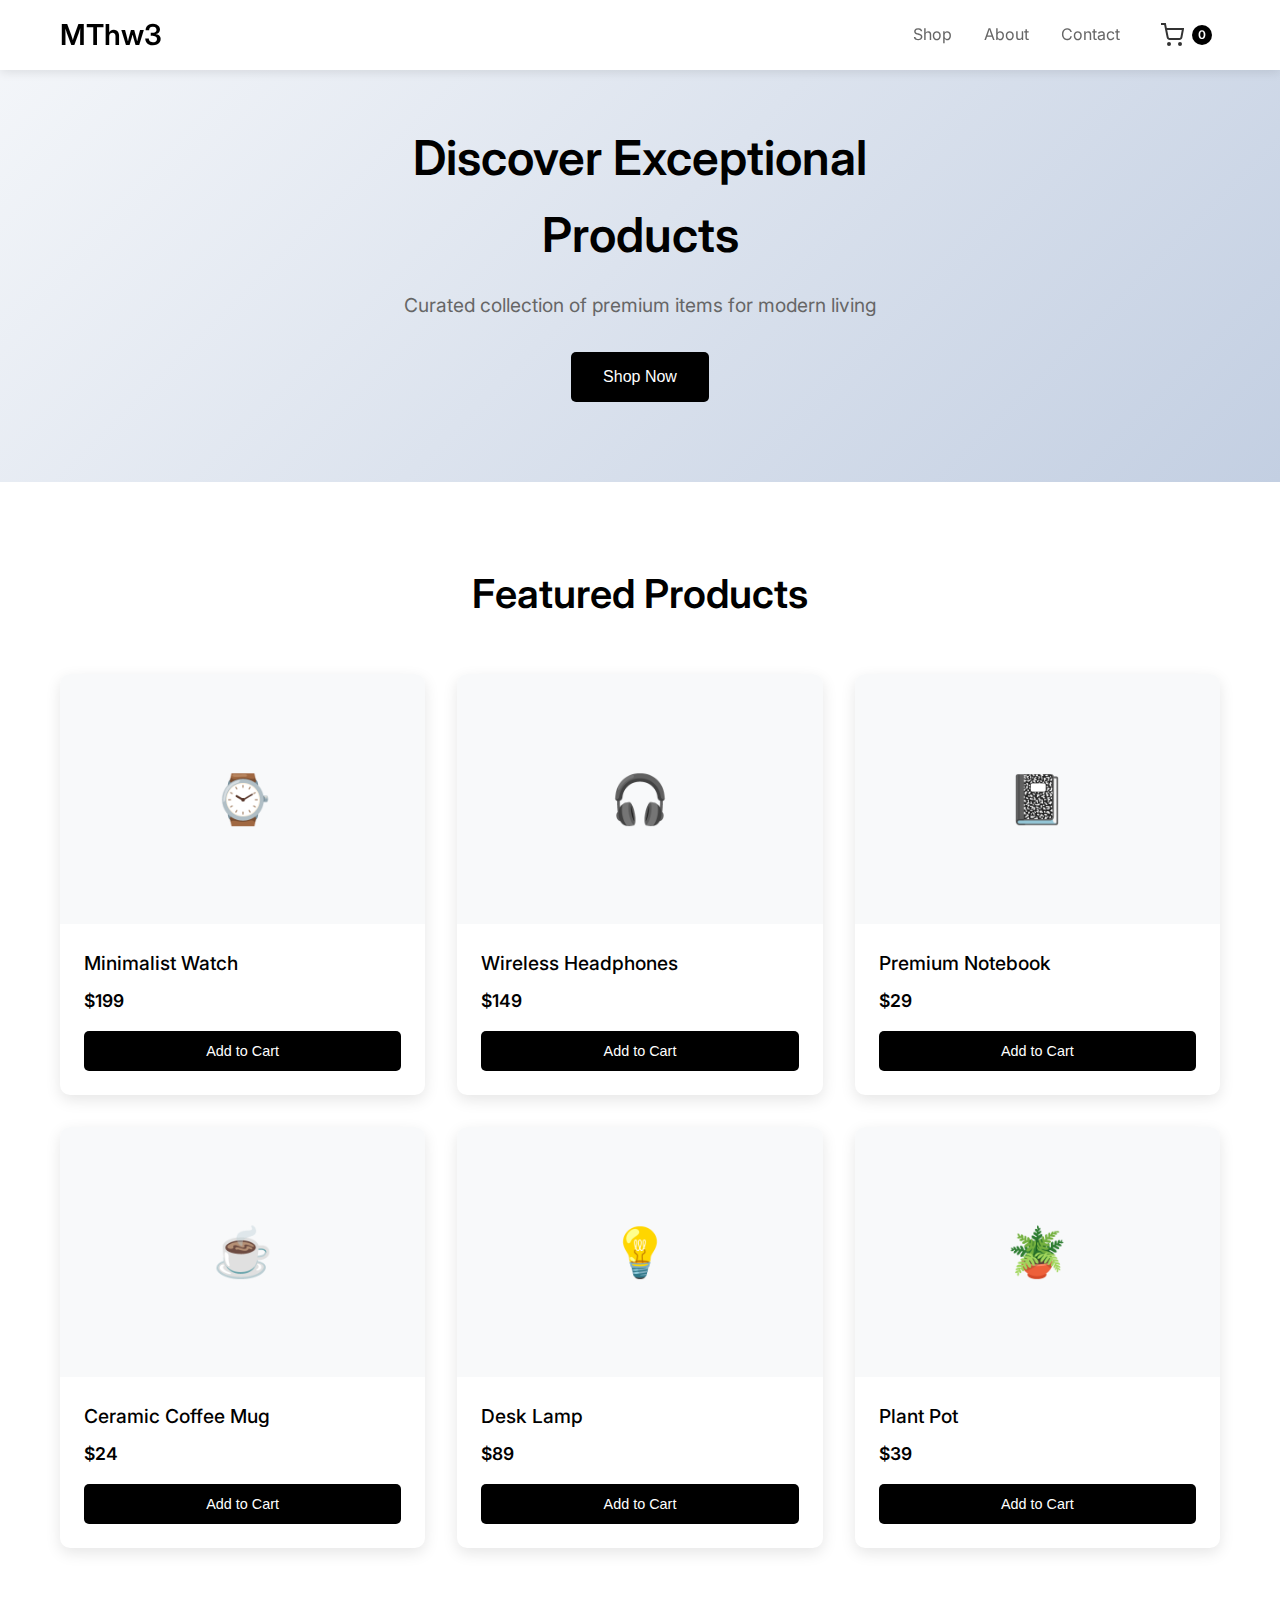
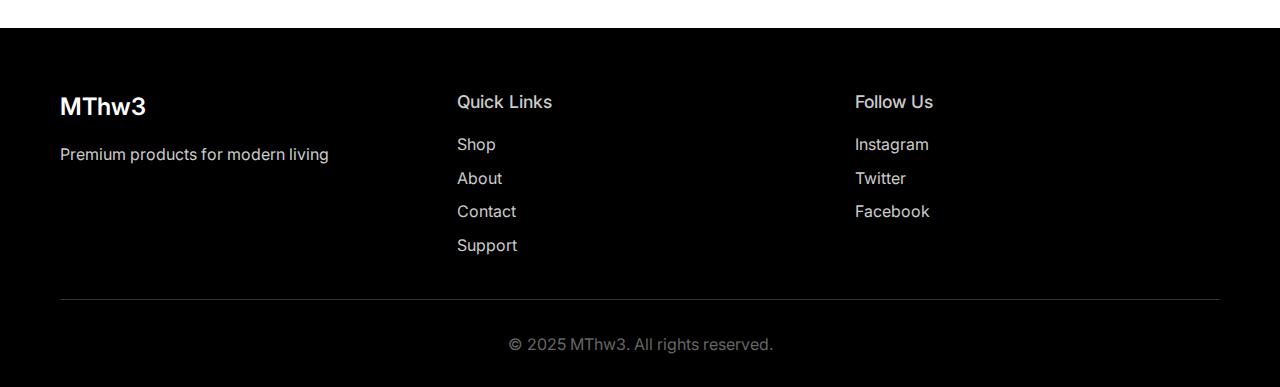
<file: index.html>
<!DOCTYPE html>
<html lang="en">
<head>
    <meta charset="UTF-8">
    <meta name="viewport" content="width=device-width, initial-scale=1.0">
    <title>MThw3 - Minimalist Store</title>
    <link rel="stylesheet" href="styles.css">
    <link href="https://fonts.googleapis.com/css2?family=Inter:wght@300;400;500;600&display=swap" rel="stylesheet">
</head>
<body>
    <header class="header">
        <div class="container">
            <div class="nav">
                <h1 class="logo"><a href="index.html">MThw3</a></h1>
                <div class="nav-links">
                    <a href="shop.html" class="nav-link">Shop</a>
                    <a href="about.html" class="nav-link">About</a>
                    <a href="contact.html" class="nav-link">Contact</a>
                    <div class="cart" id="cart">
                        <svg width="24" height="24" viewBox="0 0 24 24" fill="none" stroke="currentColor" stroke-width="2">
                            <path d="M9 22C9.55228 22 10 21.5523 10 21C10 20.4477 9.55228 20 9 20C8.44772 20 8 20.4477 8 21C8 21.5523 8.44772 22 9 22Z"></path>
                            <path d="M20 22C20.5523 22 21 21.5523 21 21C21 20.4477 20.5523 20 20 20C19.4477 20 19 20.4477 19 21C19 21.5523 19.4477 22 20 22Z"></path>
                            <path d="M1 1H5L7.68 14.39C7.77144 14.8504 8.02191 15.264 8.38755 15.5583C8.75318 15.8526 9.2107 16.009 9.68 16H19.4C19.8693 16.009 20.3268 15.8526 20.6925 15.5583C21.0581 15.264 21.3086 14.8504 21.4 14.39L23 6H6"></path>
                        </svg>
                        <span class="cart-count" id="cartCount">0</span>
                    </div>
                </div>
            </div>
        </div>
    </header>

    <main>
        <section class="hero">
            <div class="container">
                <div class="hero-content">
                    <h2 class="hero-title">Discover Exceptional Products</h2>
                    <p class="hero-subtitle">Curated collection of premium items for modern living</p>
                    <button class="cta-button" onclick="scrollToProducts()">Shop Now</button>
                </div>
            </div>
        </section>

        <section class="products" id="products">
            <div class="container">
                <h2 class="section-title">Featured Products</h2>
                <div class="product-grid" id="productGrid">
                    <!-- Products will be loaded here by JavaScript -->
                </div>
            </div>
        </section>
    </main>

    <footer class="footer">
        <div class="container">
            <div class="footer-content">
                <div class="footer-section">
                    <h3>MThw3</h3>
                    <p>Premium products for modern living</p>
                </div>
                <div class="footer-section">
                    <h4>Quick Links</h4>
                    <ul>
                        <li><a href="#">Shop</a></li>
                        <li><a href="#">About</a></li>
                        <li><a href="#">Contact</a></li>
                        <li><a href="#">Support</a></li>
                    </ul>
                </div>
                <div class="footer-section">
                    <h4>Follow Us</h4>
                    <ul>
                        <li><a href="#">Instagram</a></li>
                        <li><a href="#">Twitter</a></li>
                        <li><a href="#">Facebook</a></li>
                    </ul>
                </div>
            </div>
            <div class="footer-bottom">
                <p>&copy; 2025 MThw3. All rights reserved.</p>
            </div>
        </div>
    </footer>

    <script src="script.js"></script>
</body>
</html>
</file>
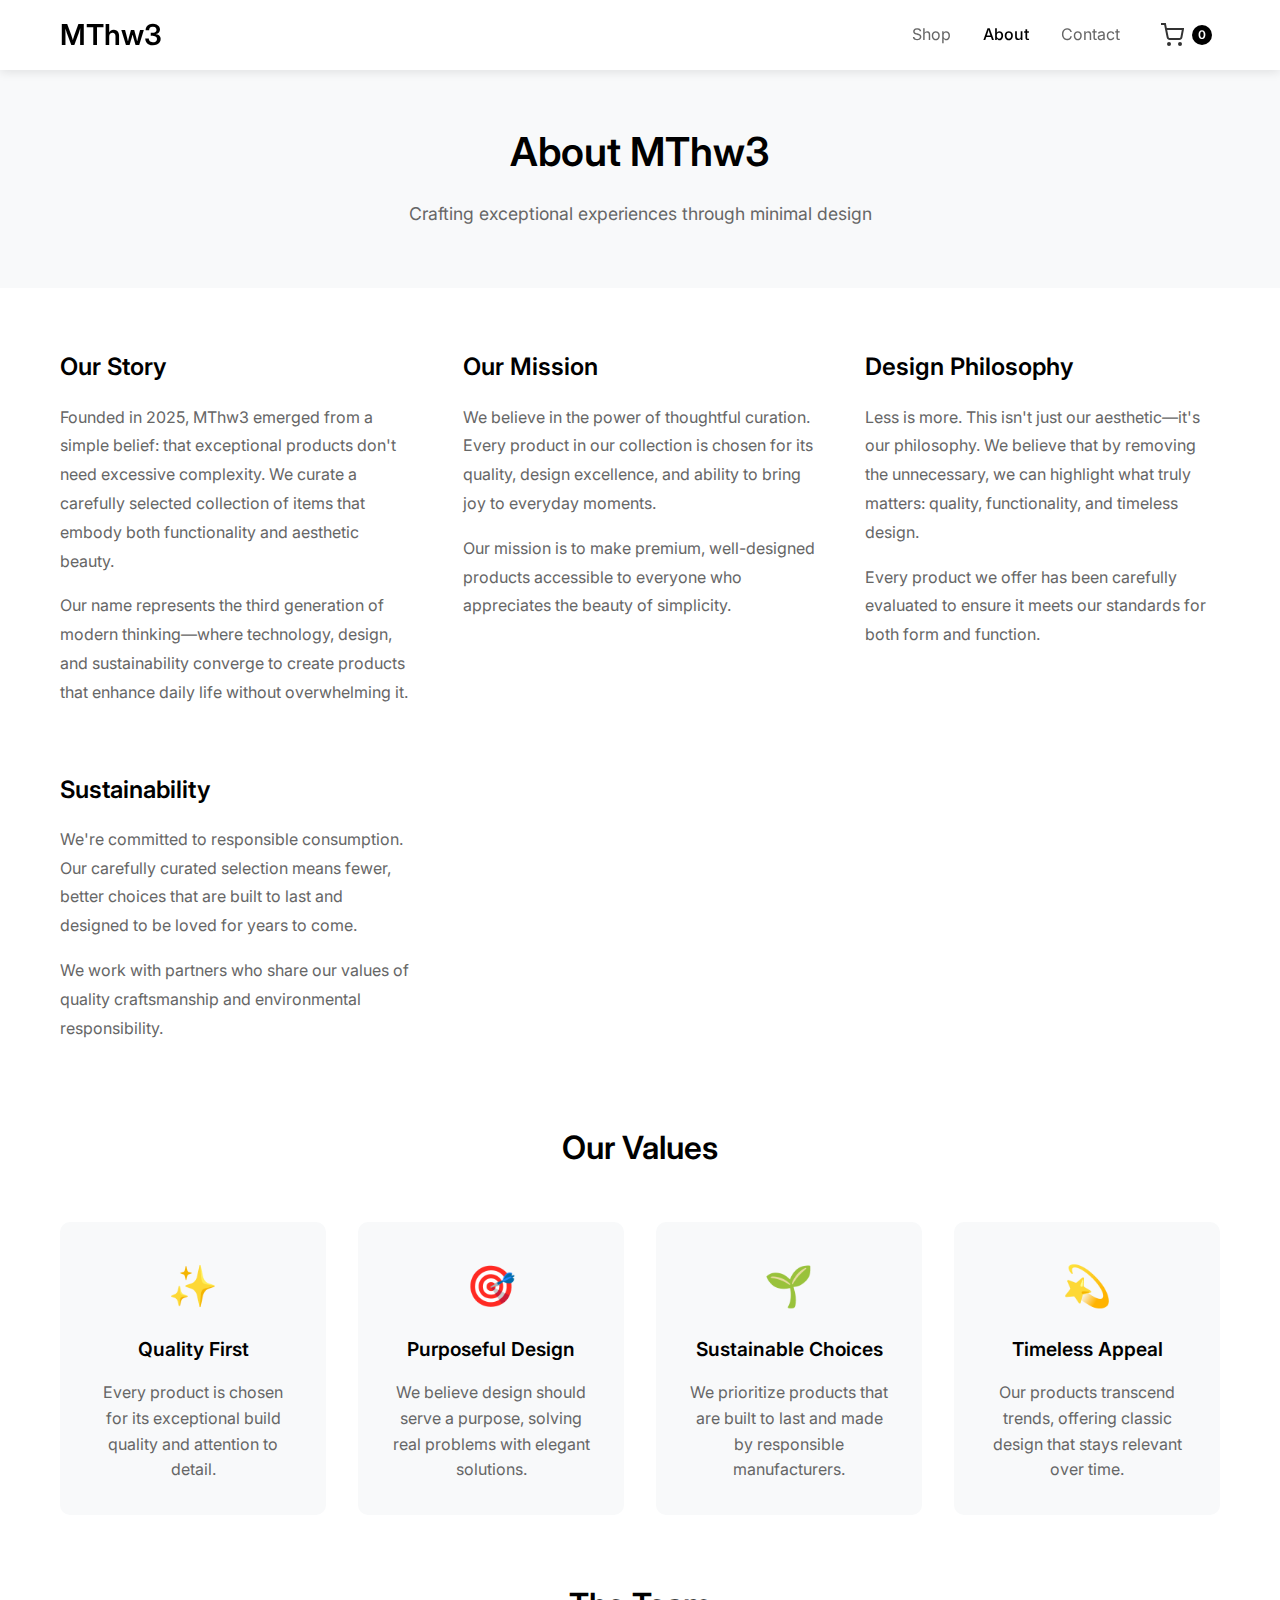
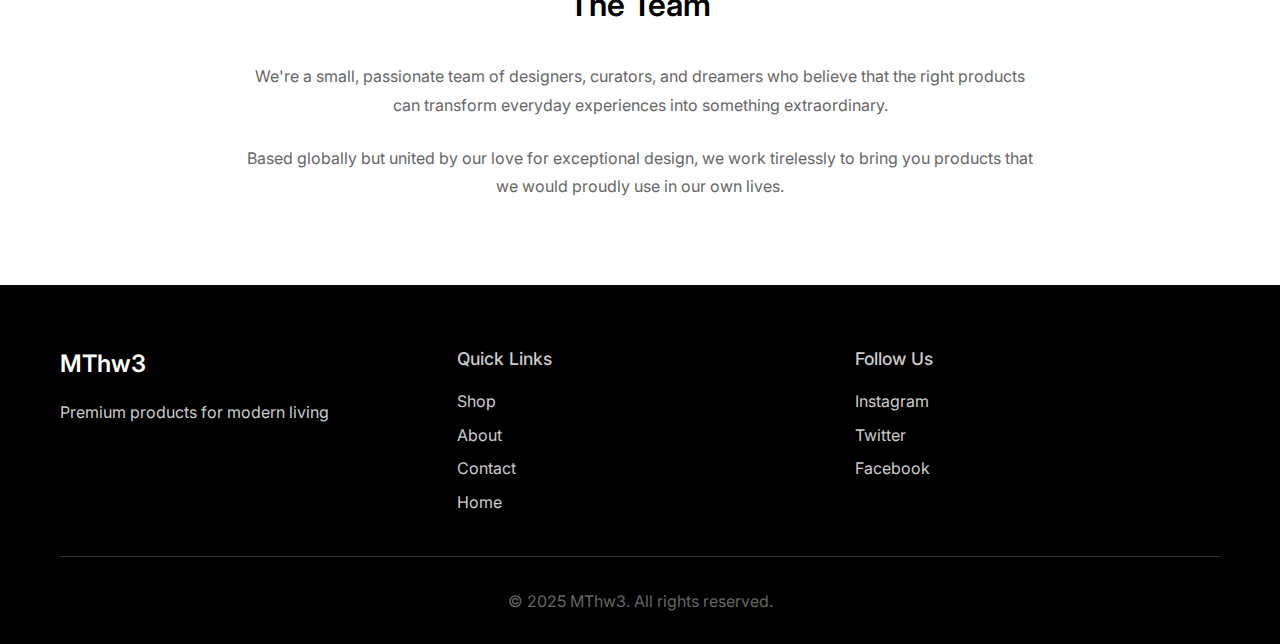
<file: about.html>
<!DOCTYPE html>
<html lang="en">
<head>
    <meta charset="UTF-8">
    <meta name="viewport" content="width=device-width, initial-scale=1.0">
    <title>About - MThw3 Minimalist Store</title>
    <link rel="stylesheet" href="styles.css">
    <link href="https://fonts.googleapis.com/css2?family=Inter:wght@300;400;500;600&display=swap" rel="stylesheet">
</head>
<body>
    <header class="header">
        <div class="container">
            <div class="nav">
                <h1 class="logo"><a href="index.html">MThw3</a></h1>
                <div class="nav-links">
                    <a href="shop.html" class="nav-link">Shop</a>
                    <a href="about.html" class="nav-link active">About</a>
                    <a href="contact.html" class="nav-link">Contact</a>
                    <div class="cart" id="cart">
                        <svg width="24" height="24" viewBox="0 0 24 24" fill="none" stroke="currentColor" stroke-width="2">
                            <path d="M9 22C9.55228 22 10 21.5523 10 21C10 20.4477 9.55228 20 9 20C8.44772 20 8 20.4477 8 21C8 21.5523 8.44772 22 9 22Z"></path>
                            <path d="M20 22C20.5523 22 21 21.5523 21 21C21 20.4477 20.5523 20 20 20C19.4477 20 19 20.4477 19 21C19 21.5523 19.4477 22 20 22Z"></path>
                            <path d="M1 1H5L7.68 14.39C7.77144 14.8504 8.02191 15.264 8.38755 15.5583C8.75318 15.8526 9.2107 16.009 9.68 16H19.4C19.8693 16.009 20.3268 15.8526 20.6925 15.5583C21.0581 15.264 21.3086 14.8504 21.4 14.39L23 6H6"></path>
                        </svg>
                        <span class="cart-count" id="cartCount">0</span>
                    </div>
                </div>
            </div>
        </div>
    </header>

    <main>
        <section class="page-header">
            <div class="container">
                <h1 class="page-title">About MThw3</h1>
                <p class="page-subtitle">Crafting exceptional experiences through minimal design</p>
            </div>
        </section>

        <section class="about-content">
            <div class="container">
                <div class="about-grid">
                    <div class="about-section">
                        <h2>Our Story</h2>
                        <p>Founded in 2025, MThw3 emerged from a simple belief: that exceptional products don't need excessive complexity. We curate a carefully selected collection of items that embody both functionality and aesthetic beauty.</p>
                        <p>Our name represents the third generation of modern thinking—where technology, design, and sustainability converge to create products that enhance daily life without overwhelming it.</p>
                    </div>

                    <div class="about-section">
                        <h2>Our Mission</h2>
                        <p>We believe in the power of thoughtful curation. Every product in our collection is chosen for its quality, design excellence, and ability to bring joy to everyday moments.</p>
                        <p>Our mission is to make premium, well-designed products accessible to everyone who appreciates the beauty of simplicity.</p>
                    </div>

                    <div class="about-section">
                        <h2>Design Philosophy</h2>
                        <p>Less is more. This isn't just our aesthetic—it's our philosophy. We believe that by removing the unnecessary, we can highlight what truly matters: quality, functionality, and timeless design.</p>
                        <p>Every product we offer has been carefully evaluated to ensure it meets our standards for both form and function.</p>
                    </div>

                    <div class="about-section">
                        <h2>Sustainability</h2>
                        <p>We're committed to responsible consumption. Our carefully curated selection means fewer, better choices that are built to last and designed to be loved for years to come.</p>
                        <p>We work with partners who share our values of quality craftsmanship and environmental responsibility.</p>
                    </div>
                </div>

                <div class="values-section">
                    <h2>Our Values</h2>
                    <div class="values-grid">
                        <div class="value-card">
                            <div class="value-icon">✨</div>
                            <h3>Quality First</h3>
                            <p>Every product is chosen for its exceptional build quality and attention to detail.</p>
                        </div>
                        <div class="value-card">
                            <div class="value-icon">🎯</div>
                            <h3>Purposeful Design</h3>
                            <p>We believe design should serve a purpose, solving real problems with elegant solutions.</p>
                        </div>
                        <div class="value-card">
                            <div class="value-icon">🌱</div>
                            <h3>Sustainable Choices</h3>
                            <p>We prioritize products that are built to last and made by responsible manufacturers.</p>
                        </div>
                        <div class="value-card">
                            <div class="value-icon">💫</div>
                            <h3>Timeless Appeal</h3>
                            <p>Our products transcend trends, offering classic design that stays relevant over time.</p>
                        </div>
                    </div>
                </div>

                <div class="team-section">
                    <h2>The Team</h2>
                    <p>We're a small, passionate team of designers, curators, and dreamers who believe that the right products can transform everyday experiences into something extraordinary.</p>
                    <p>Based globally but united by our love for exceptional design, we work tirelessly to bring you products that we would proudly use in our own lives.</p>
                </div>
            </div>
        </section>
    </main>

    <footer class="footer">
        <div class="container">
            <div class="footer-content">
                <div class="footer-section">
                    <h3>MThw3</h3>
                    <p>Premium products for modern living</p>
                </div>
                <div class="footer-section">
                    <h4>Quick Links</h4>
                    <ul>
                        <li><a href="shop.html">Shop</a></li>
                        <li><a href="about.html">About</a></li>
                        <li><a href="contact.html">Contact</a></li>
                        <li><a href="index.html">Home</a></li>
                    </ul>
                </div>
                <div class="footer-section">
                    <h4>Follow Us</h4>
                    <ul>
                        <li><a href="#">Instagram</a></li>
                        <li><a href="#">Twitter</a></li>
                        <li><a href="#">Facebook</a></li>
                    </ul>
                </div>
            </div>
            <div class="footer-bottom">
                <p>&copy; 2025 MThw3. All rights reserved.</p>
            </div>
        </div>
    </footer>

    <script src="script.js"></script>
</body>
</html>
</file>
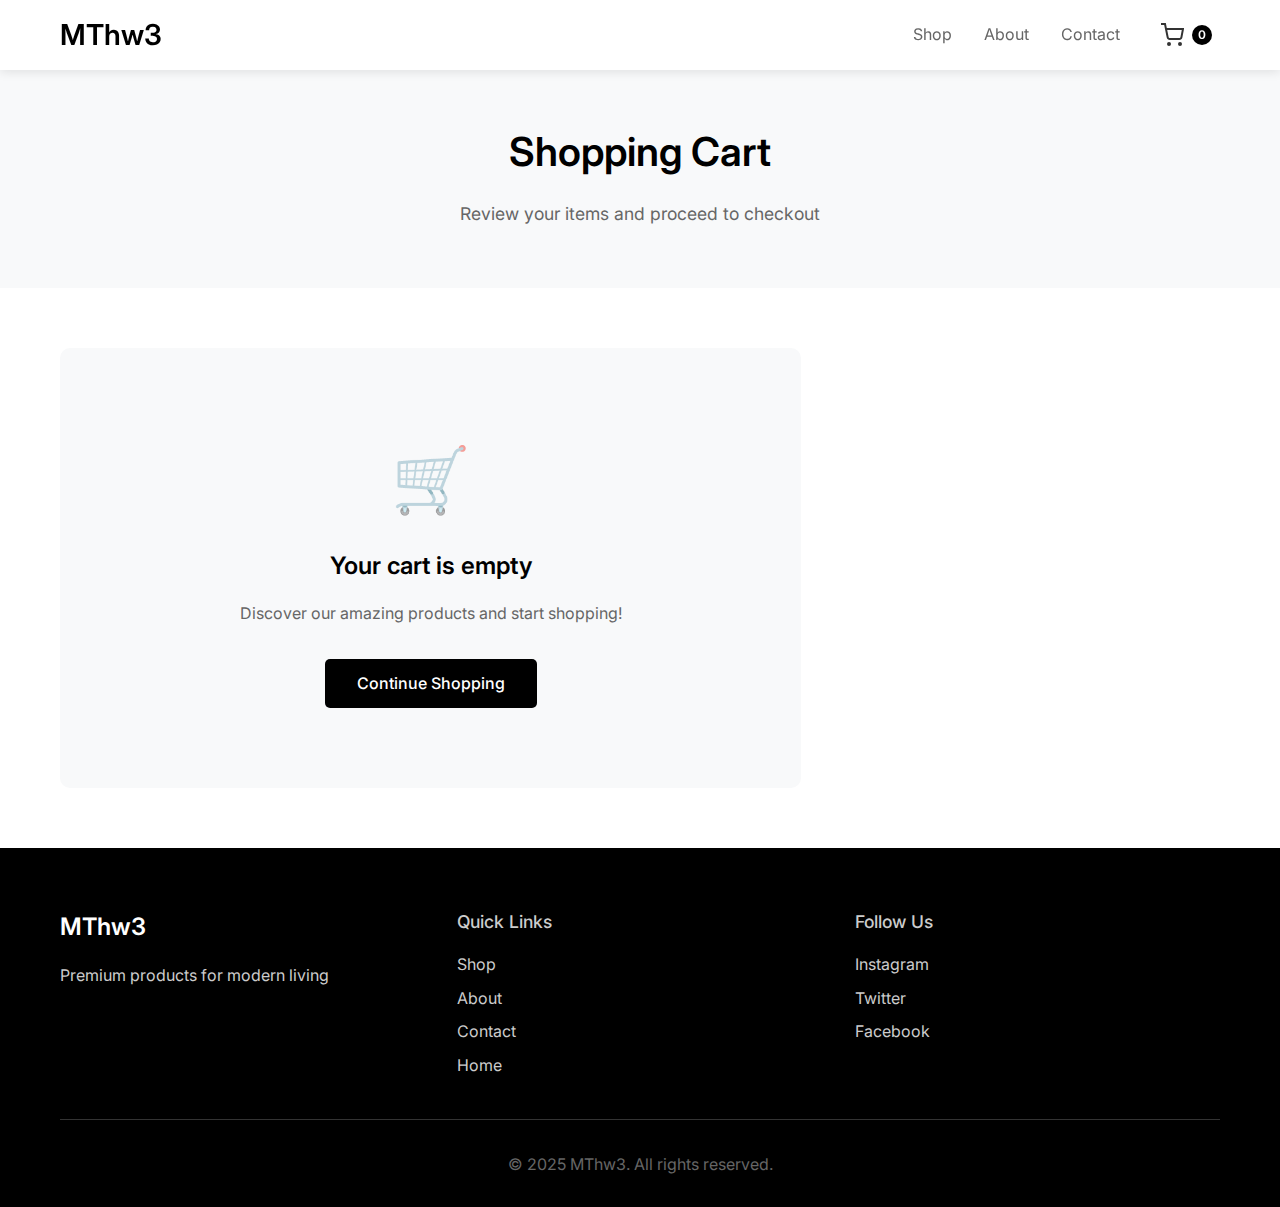
<file: cart.html>
<!DOCTYPE html>
<html lang="en">
<head>
    <meta charset="UTF-8">
    <meta name="viewport" content="width=device-width, initial-scale=1.0">
    <title>Cart - MThw3 Minimalist Store</title>
    <link rel="stylesheet" href="styles.css">
    <link href="https://fonts.googleapis.com/css2?family=Inter:wght@300;400;500;600&display=swap" rel="stylesheet">
</head>
<body>
    <header class="header">
        <div class="container">
            <div class="nav">
                <h1 class="logo"><a href="index.html">MThw3</a></h1>
                <div class="nav-links">
                    <a href="shop.html" class="nav-link">Shop</a>
                    <a href="about.html" class="nav-link">About</a>
                    <a href="contact.html" class="nav-link">Contact</a>
                    <div class="cart active" id="cart">
                        <svg width="24" height="24" viewBox="0 0 24 24" fill="none" stroke="currentColor" stroke-width="2">
                            <path d="M9 22C9.55228 22 10 21.5523 10 21C10 20.4477 9.55228 20 9 20C8.44772 20 8 20.4477 8 21C8 21.5523 8.44772 22 9 22Z"></path>
                            <path d="M20 22C20.5523 22 21 21.5523 21 21C21 20.4477 20.5523 20 20 20C19.4477 20 19 20.4477 19 21C19 21.5523 19.4477 22 20 22Z"></path>
                            <path d="M1 1H5L7.68 14.39C7.77144 14.8504 8.02191 15.264 8.38755 15.5583C8.75318 15.8526 9.2107 16.009 9.68 16H19.4C19.8693 16.009 20.3268 15.8526 20.6925 15.5583C21.0581 15.264 21.3086 14.8504 21.4 14.39L23 6H6"></path>
                        </svg>
                        <span class="cart-count" id="cartCount">0</span>
                    </div>
                </div>
            </div>
        </div>
    </header>

    <main>
        <section class="page-header">
            <div class="container">
                <h1 class="page-title">Shopping Cart</h1>
                <p class="page-subtitle">Review your items and proceed to checkout</p>
            </div>
        </section>

        <section class="cart-content">
            <div class="container">
                <div class="cart-layout">
                    <!-- Cart Items Section -->
                    <div class="cart-main">
                        <div id="emptyCart" class="empty-cart" style="display: none;">
                            <div class="empty-cart-icon">🛒</div>
                            <h2>Your cart is empty</h2>
                            <p>Discover our amazing products and start shopping!</p>
                            <a href="shop.html" class="continue-shopping-btn">Continue Shopping</a>
                        </div>

                        <div id="cartItems" class="cart-items">
                            <!-- Cart items will be populated by JavaScript -->
                        </div>

                        <!-- Cart Actions -->
                        <div id="cartActions" class="cart-actions" style="display: none;">
                            <button class="clear-cart-btn" onclick="clearCart()">Clear Cart</button>
                            <a href="shop.html" class="continue-shopping-link">← Continue Shopping</a>
                        </div>
                    </div>

                    <!-- Cart Summary Section -->
                    <div id="cartSummary" class="cart-summary" style="display: none;">
                        <h2>Order Summary</h2>
                        <div class="summary-row">
                            <span>Subtotal (<span id="totalItems">0</span> items):</span>
                            <span id="subtotal">$0.00</span>
                        </div>
                        <div class="summary-row">
                            <span>Shipping:</span>
                            <span id="shipping">Free</span>
                        </div>
                        <div class="summary-row">
                            <span>Tax:</span>
                            <span id="tax">$0.00</span>
                        </div>
                        <hr class="summary-divider">
                        <div class="summary-row total">
                            <span>Total:</span>
                            <span id="total">$0.00</span>
                        </div>
                        
                        <button class="checkout-btn" onclick="proceedToCheckout()">
                            Proceed to Checkout
                        </button>
                        
                        <div class="payment-methods">
                            <p>We accept:</p>
                            <div class="payment-icons">
                                <span>💳</span>
                                <span>🏦</span>
                                <span>📱</span>
                            </div>
                        </div>
                    </div>
                </div>

                <!-- Recommended Products -->
                <div id="recommendedSection" class="recommended-section" style="display: none;">
                    <h2>You might also like</h2>
                    <div class="recommended-grid" id="recommendedGrid">
                        <!-- Recommended products will be populated by JavaScript -->
                    </div>
                </div>
            </div>
        </section>
    </main>

    <footer class="footer">
        <div class="container">
            <div class="footer-content">
                <div class="footer-section">
                    <h3>MThw3</h3>
                    <p>Premium products for modern living</p>
                </div>
                <div class="footer-section">
                    <h4>Quick Links</h4>
                    <ul>
                        <li><a href="shop.html">Shop</a></li>
                        <li><a href="about.html">About</a></li>
                        <li><a href="contact.html">Contact</a></li>
                        <li><a href="index.html">Home</a></li>
                    </ul>
                </div>
                <div class="footer-section">
                    <h4>Follow Us</h4>
                    <ul>
                        <li><a href="#">Instagram</a></li>
                        <li><a href="#">Twitter</a></li>
                        <li><a href="#">Facebook</a></li>
                    </ul>
                </div>
            </div>
            <div class="footer-bottom">
                <p>&copy; 2025 MThw3. All rights reserved.</p>
            </div>
        </div>
    </footer>

    <script src="cart.js"></script>
</body>
</html>
</file>
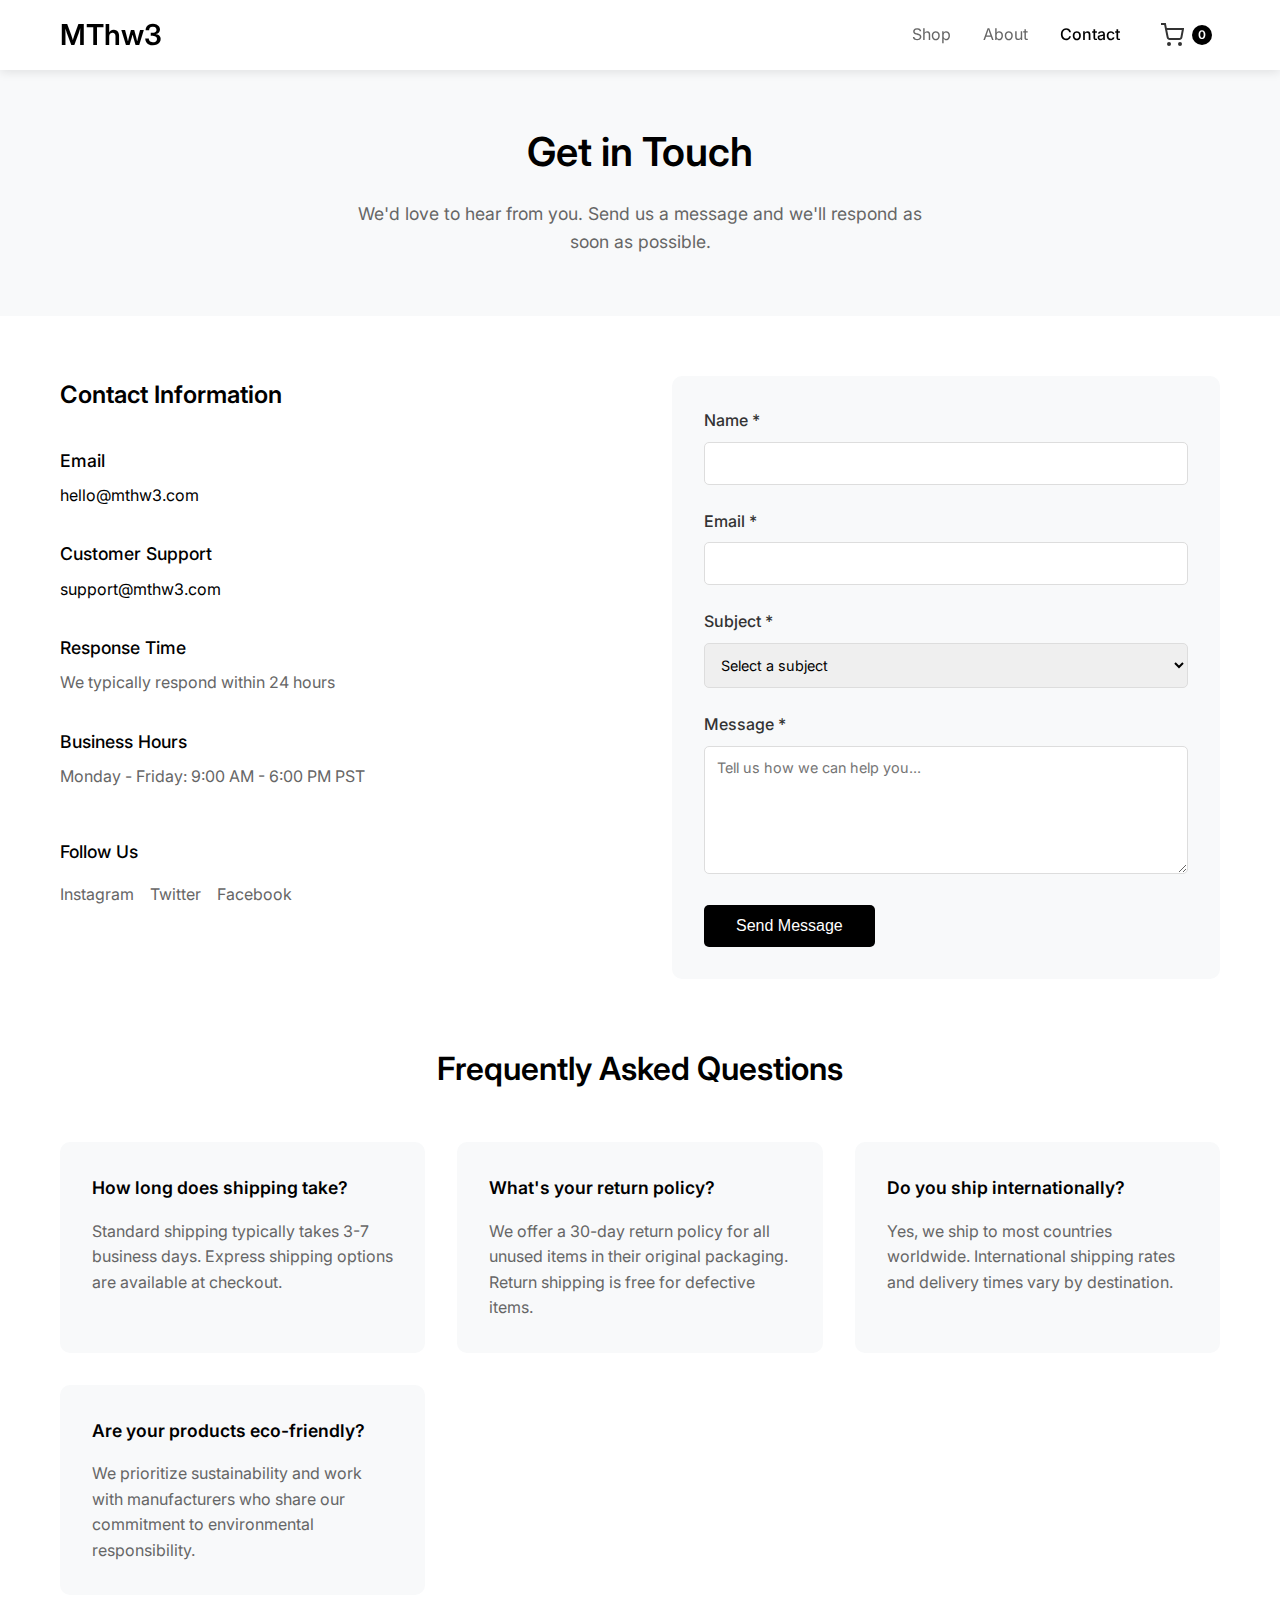
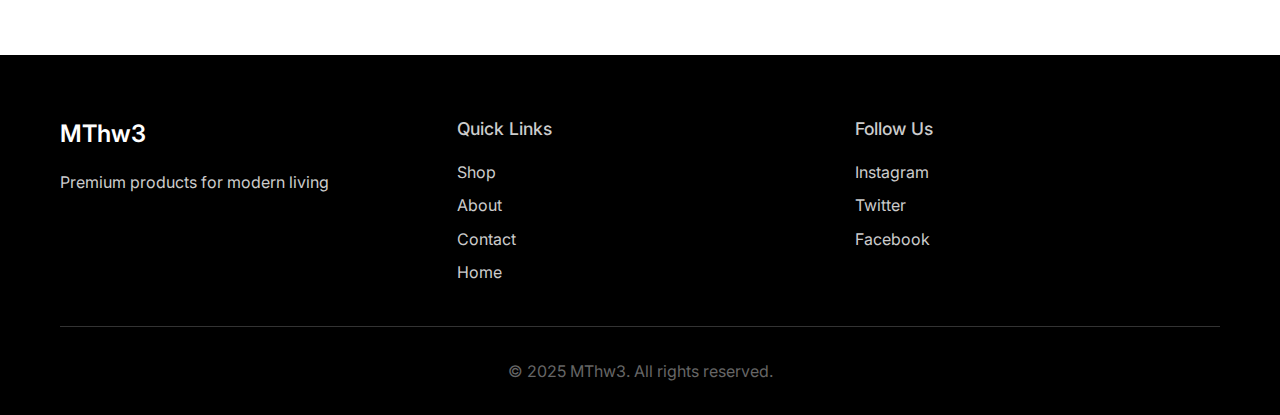
<file: contact.html>
<!DOCTYPE html>
<html lang="en">
<head>
    <meta charset="UTF-8">
    <meta name="viewport" content="width=device-width, initial-scale=1.0">
    <title>Contact - MThw3 Minimalist Store</title>
    <link rel="stylesheet" href="styles.css">
    <link href="https://fonts.googleapis.com/css2?family=Inter:wght@300;400;500;600&display=swap" rel="stylesheet">
</head>
<body>
    <header class="header">
        <div class="container">
            <div class="nav">
                <h1 class="logo"><a href="index.html">MThw3</a></h1>
                <div class="nav-links">
                    <a href="shop.html" class="nav-link">Shop</a>
                    <a href="about.html" class="nav-link">About</a>
                    <a href="contact.html" class="nav-link active">Contact</a>
                    <div class="cart" id="cart">
                        <svg width="24" height="24" viewBox="0 0 24 24" fill="none" stroke="currentColor" stroke-width="2">
                            <path d="M9 22C9.55228 22 10 21.5523 10 21C10 20.4477 9.55228 20 9 20C8.44772 20 8 20.4477 8 21C8 21.5523 8.44772 22 9 22Z"></path>
                            <path d="M20 22C20.5523 22 21 21.5523 21 21C21 20.4477 20.5523 20 20 20C19.4477 20 19 20.4477 19 21C19 21.5523 19.4477 22 20 22Z"></path>
                            <path d="M1 1H5L7.68 14.39C7.77144 14.8504 8.02191 15.264 8.38755 15.5583C8.75318 15.8526 9.2107 16.009 9.68 16H19.4C19.8693 16.009 20.3268 15.8526 20.6925 15.5583C21.0581 15.264 21.3086 14.8504 21.4 14.39L23 6H6"></path>
                        </svg>
                        <span class="cart-count" id="cartCount">0</span>
                    </div>
                </div>
            </div>
        </div>
    </header>

    <main>
        <section class="page-header">
            <div class="container">
                <h1 class="page-title">Get in Touch</h1>
                <p class="page-subtitle">We'd love to hear from you. Send us a message and we'll respond as soon as possible.</p>
            </div>
        </section>

        <section class="contact-content">
            <div class="container">
                <div class="contact-grid">
                    <div class="contact-info">
                        <h2>Contact Information</h2>
                        <div class="contact-item">
                            <h3>Email</h3>
                            <p><a href="mailto:hello@mthw3.com">hello@mthw3.com</a></p>
                        </div>
                        <div class="contact-item">
                            <h3>Customer Support</h3>
                            <p><a href="mailto:support@mthw3.com">support@mthw3.com</a></p>
                        </div>
                        <div class="contact-item">
                            <h3>Response Time</h3>
                            <p>We typically respond within 24 hours</p>
                        </div>
                        <div class="contact-item">
                            <h3>Business Hours</h3>
                            <p>Monday - Friday: 9:00 AM - 6:00 PM PST</p>
                        </div>

                        <div class="social-links">
                            <h3>Follow Us</h3>
                            <div class="social-icons">
                                <a href="#" class="social-link">Instagram</a>
                                <a href="#" class="social-link">Twitter</a>
                                <a href="#" class="social-link">Facebook</a>
                            </div>
                        </div>
                    </div>

                    <div class="contact-form-section">
                        <form class="contact-form" id="contactForm" onsubmit="submitForm(event)">
                            <div class="form-group">
                                <label for="name">Name *</label>
                                <input type="text" id="name" name="name" required>
                            </div>
                            <div class="form-group">
                                <label for="email">Email *</label>
                                <input type="email" id="email" name="email" required>
                            </div>
                            <div class="form-group">
                                <label for="subject">Subject *</label>
                                <select id="subject" name="subject" required>
                                    <option value="">Select a subject</option>
                                    <option value="general">General Inquiry</option>
                                    <option value="product">Product Question</option>
                                    <option value="order">Order Support</option>
                                    <option value="return">Returns & Exchanges</option>
                                    <option value="partnership">Partnership</option>
                                    <option value="other">Other</option>
                                </select>
                            </div>
                            <div class="form-group">
                                <label for="message">Message *</label>
                                <textarea id="message" name="message" rows="6" required placeholder="Tell us how we can help you..."></textarea>
                            </div>
                            <button type="submit" class="submit-btn">Send Message</button>
                        </form>
                    </div>
                </div>

                <div class="faq-section">
                    <h2>Frequently Asked Questions</h2>
                    <div class="faq-grid">
                        <div class="faq-item">
                            <h3>How long does shipping take?</h3>
                            <p>Standard shipping typically takes 3-7 business days. Express shipping options are available at checkout.</p>
                        </div>
                        <div class="faq-item">
                            <h3>What's your return policy?</h3>
                            <p>We offer a 30-day return policy for all unused items in their original packaging. Return shipping is free for defective items.</p>
                        </div>
                        <div class="faq-item">
                            <h3>Do you ship internationally?</h3>
                            <p>Yes, we ship to most countries worldwide. International shipping rates and delivery times vary by destination.</p>
                        </div>
                        <div class="faq-item">
                            <h3>Are your products eco-friendly?</h3>
                            <p>We prioritize sustainability and work with manufacturers who share our commitment to environmental responsibility.</p>
                        </div>
                    </div>
                </div>
            </div>
        </section>
    </main>

    <footer class="footer">
        <div class="container">
            <div class="footer-content">
                <div class="footer-section">
                    <h3>MThw3</h3>
                    <p>Premium products for modern living</p>
                </div>
                <div class="footer-section">
                    <h4>Quick Links</h4>
                    <ul>
                        <li><a href="shop.html">Shop</a></li>
                        <li><a href="about.html">About</a></li>
                        <li><a href="contact.html">Contact</a></li>
                        <li><a href="index.html">Home</a></li>
                    </ul>
                </div>
                <div class="footer-section">
                    <h4>Follow Us</h4>
                    <ul>
                        <li><a href="#">Instagram</a></li>
                        <li><a href="#">Twitter</a></li>
                        <li><a href="#">Facebook</a></li>
                    </ul>
                </div>
            </div>
            <div class="footer-bottom">
                <p>&copy; 2025 MThw3. All rights reserved.</p>
            </div>
        </div>
    </footer>

    <script src="contact.js"></script>
</body>
</html>
</file>
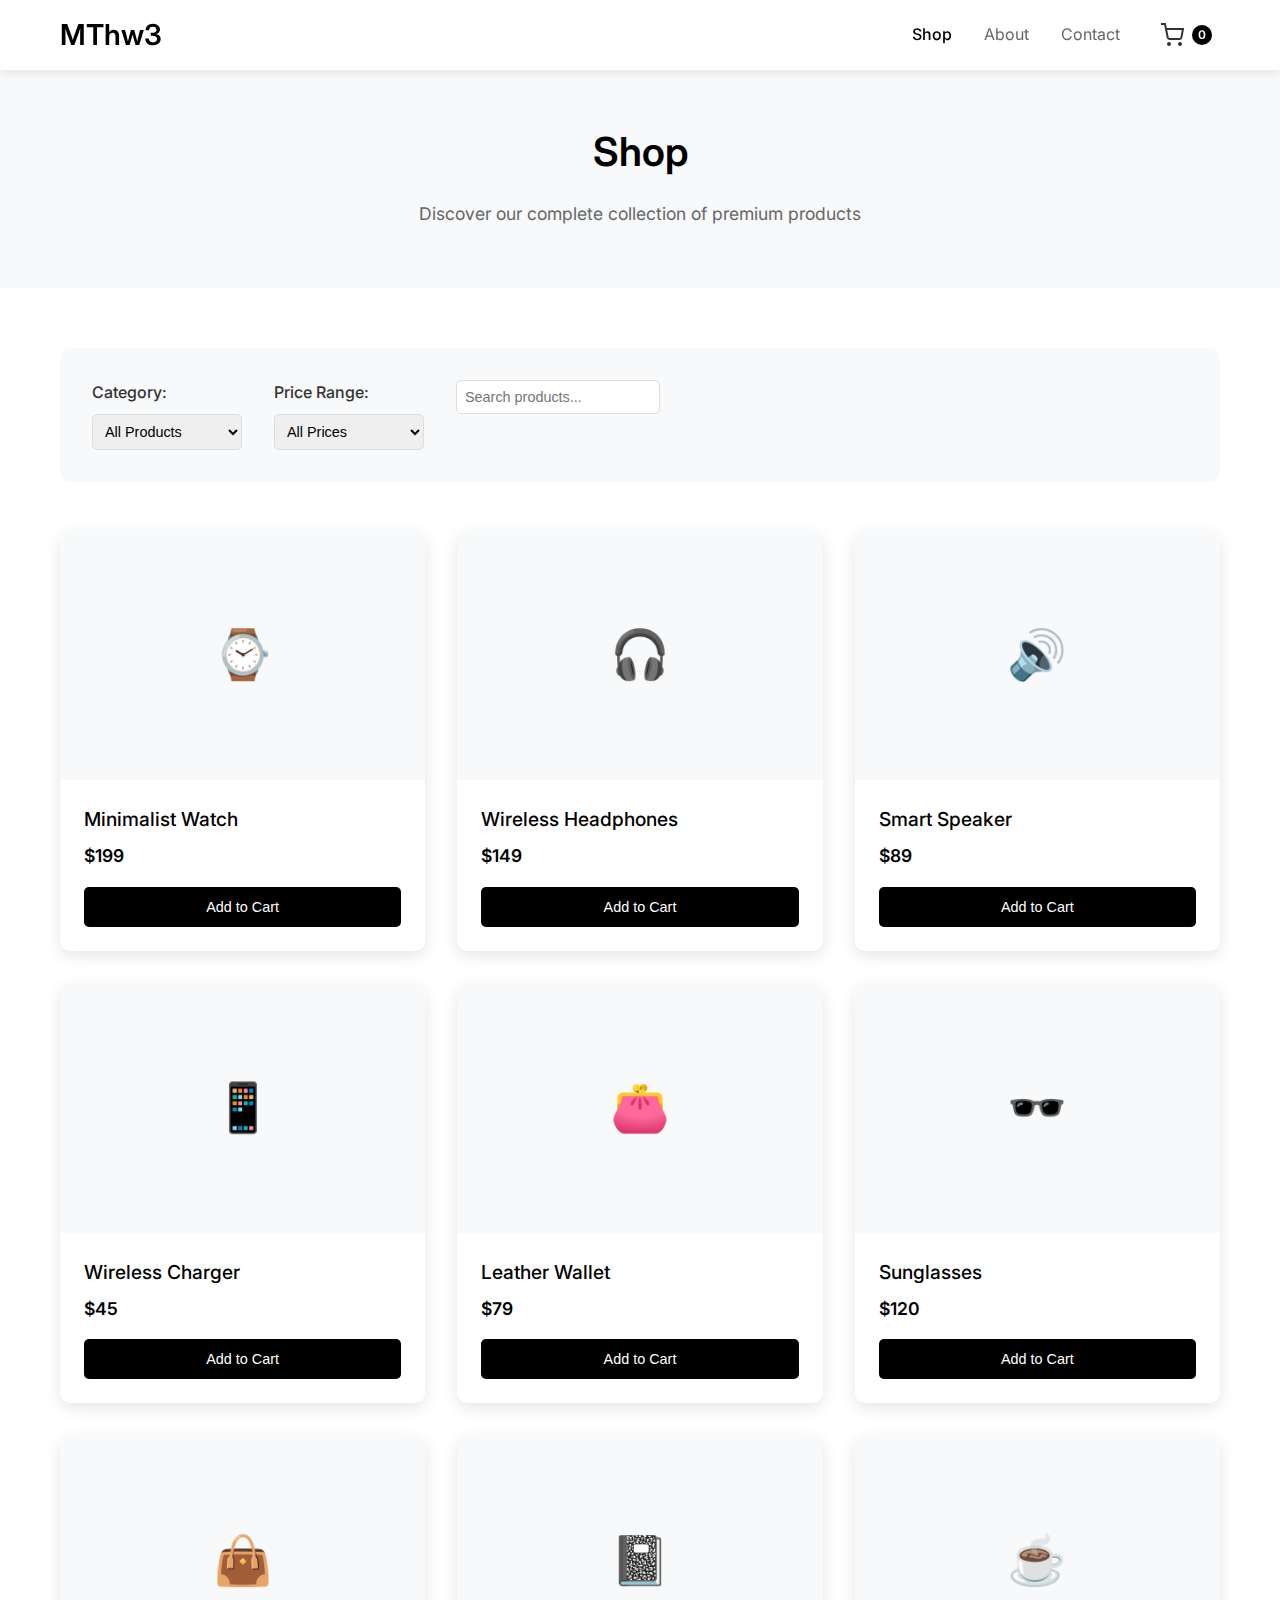
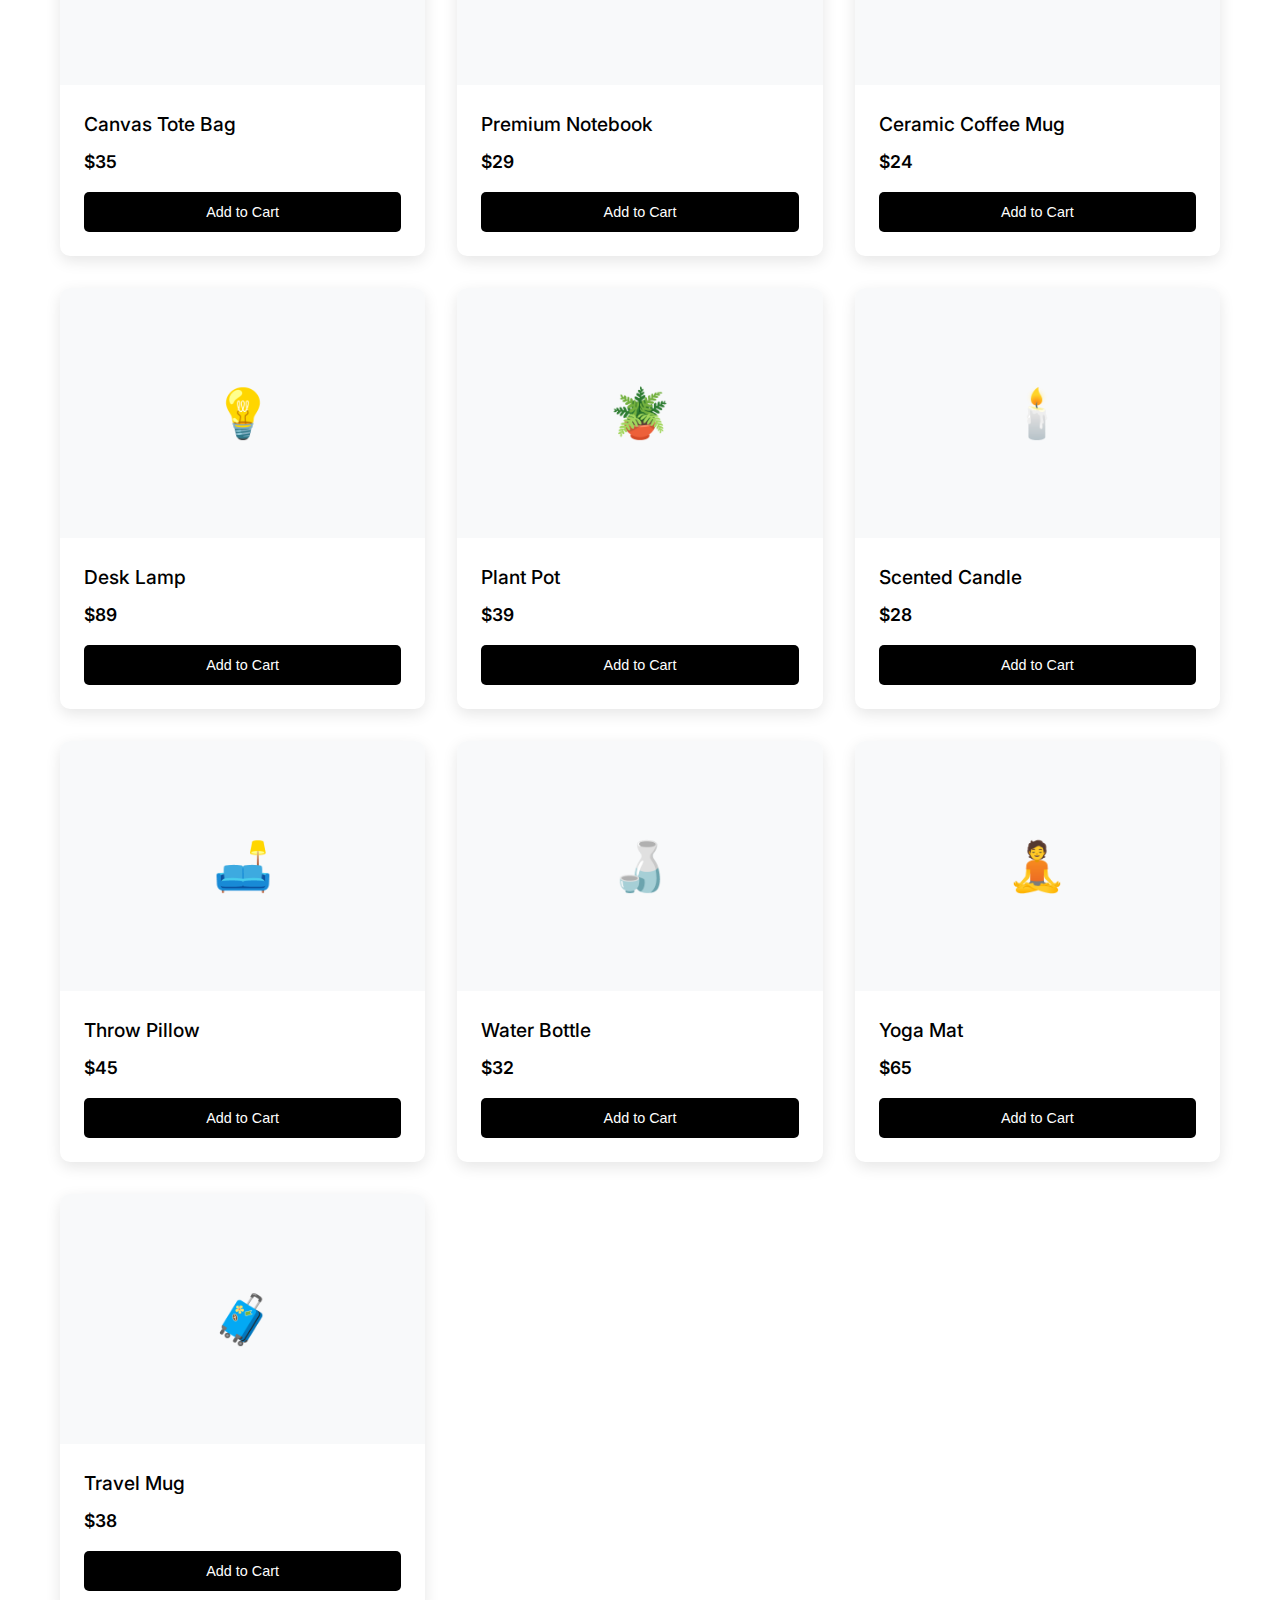
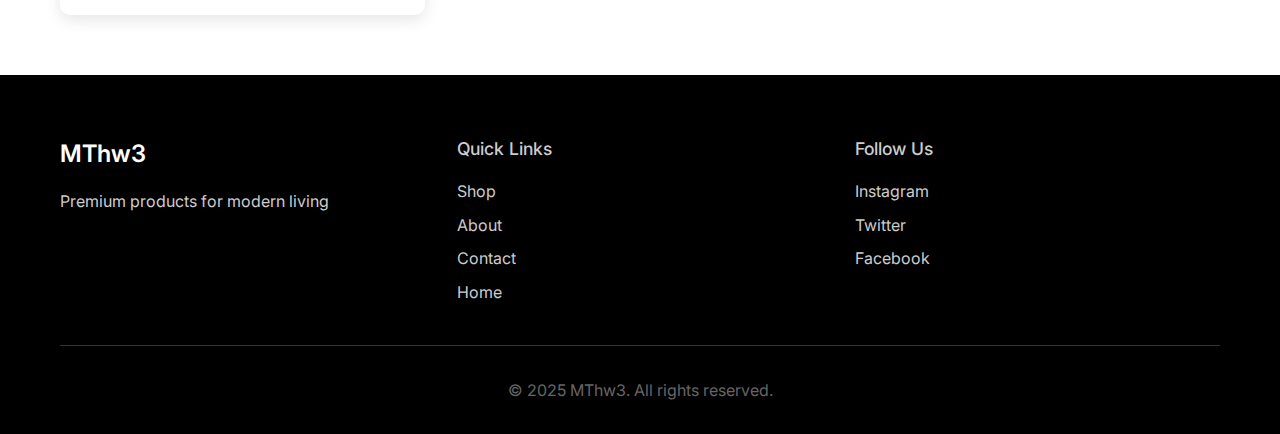
<file: shop.html>
<!DOCTYPE html>
<html lang="en">
<head>
    <meta charset="UTF-8">
    <meta name="viewport" content="width=device-width, initial-scale=1.0">
    <title>Shop - MThw3 Minimalist Store</title>
    <link rel="stylesheet" href="styles.css">
    <link href="https://fonts.googleapis.com/css2?family=Inter:wght@300;400;500;600&display=swap" rel="stylesheet">
</head>
<body>
    <header class="header">
        <div class="container">
            <div class="nav">
                <h1 class="logo"><a href="index.html">MThw3</a></h1>
                <div class="nav-links">
                    <a href="shop.html" class="nav-link active">Shop</a>
                    <a href="about.html" class="nav-link">About</a>
                    <a href="contact.html" class="nav-link">Contact</a>
                    <div class="cart" id="cart">
                        <svg width="24" height="24" viewBox="0 0 24 24" fill="none" stroke="currentColor" stroke-width="2">
                            <path d="M9 22C9.55228 22 10 21.5523 10 21C10 20.4477 9.55228 20 9 20C8.44772 20 8 20.4477 8 21C8 21.5523 8.44772 22 9 22Z"></path>
                            <path d="M20 22C20.5523 22 21 21.5523 21 21C21 20.4477 20.5523 20 20 20C19.4477 20 19 20.4477 19 21C19 21.5523 19.4477 22 20 22Z"></path>
                            <path d="M1 1H5L7.68 14.39C7.77144 14.8504 8.02191 15.264 8.38755 15.5583C8.75318 15.8526 9.2107 16.009 9.68 16H19.4C19.8693 16.009 20.3268 15.8526 20.6925 15.5583C21.0581 15.264 21.3086 14.8504 21.4 14.39L23 6H6"></path>
                        </svg>
                        <span class="cart-count" id="cartCount">0</span>
                    </div>
                </div>
            </div>
        </div>
    </header>

    <main>
        <section class="page-header">
            <div class="container">
                <h1 class="page-title">Shop</h1>
                <p class="page-subtitle">Discover our complete collection of premium products</p>
            </div>
        </section>

        <section class="shop-content">
            <div class="container">
                <div class="shop-filters">
                    <div class="filter-group">
                        <label for="categoryFilter">Category:</label>
                        <select id="categoryFilter" onchange="filterProducts()">
                            <option value="all">All Products</option>
                            <option value="electronics">Electronics</option>
                            <option value="accessories">Accessories</option>
                            <option value="home">Home & Living</option>
                            <option value="lifestyle">Lifestyle</option>
                        </select>
                    </div>
                    <div class="filter-group">
                        <label for="priceFilter">Price Range:</label>
                        <select id="priceFilter" onchange="filterProducts()">
                            <option value="all">All Prices</option>
                            <option value="0-50">Under $50</option>
                            <option value="50-100">$50 - $100</option>
                            <option value="100-200">$100 - $200</option>
                            <option value="200+">$200+</option>
                        </select>
                    </div>
                    <div class="filter-group">
                        <input type="text" id="searchInput" placeholder="Search products..." onkeyup="searchProducts()">
                    </div>
                </div>

                <div class="products-section">
                    <div class="product-grid" id="productGrid">
                        <!-- Products will be loaded here by JavaScript -->
                    </div>
                    <div id="noResults" class="no-results" style="display: none;">
                        <p>No products found matching your criteria.</p>
                    </div>
                </div>
            </div>
        </section>
    </main>

    <footer class="footer">
        <div class="container">
            <div class="footer-content">
                <div class="footer-section">
                    <h3>MThw3</h3>
                    <p>Premium products for modern living</p>
                </div>
                <div class="footer-section">
                    <h4>Quick Links</h4>
                    <ul>
                        <li><a href="shop.html">Shop</a></li>
                        <li><a href="about.html">About</a></li>
                        <li><a href="contact.html">Contact</a></li>
                        <li><a href="index.html">Home</a></li>
                    </ul>
                </div>
                <div class="footer-section">
                    <h4>Follow Us</h4>
                    <ul>
                        <li><a href="#">Instagram</a></li>
                        <li><a href="#">Twitter</a></li>
                        <li><a href="#">Facebook</a></li>
                    </ul>
                </div>
            </div>
            <div class="footer-bottom">
                <p>&copy; 2025 MThw3. All rights reserved.</p>
            </div>
        </div>
    </footer>

    <script src="shop.js"></script>
</body>
</html>
</file>
<file: styles.css>
/* Reset and Base Styles */
* {
    margin: 0;
    padding: 0;
    box-sizing: border-box;
}

body {
    font-family: 'Inter', -apple-system, BlinkMacSystemFont, 'Segoe UI', Roboto, sans-serif;
    line-height: 1.6;
    color: #333;
    background-color: #fff;
}

.container {
    max-width: 1200px;
    margin: 0 auto;
    padding: 0 20px;
}

/* Header */
.header {
    background: #fff;
    box-shadow: 0 2px 10px rgba(0,0,0,0.1);
    position: fixed;
    top: 0;
    left: 0;
    right: 0;
    z-index: 1000;
}

.nav {
    display: flex;
    justify-content: space-between;
    align-items: center;
    height: 70px;
}

.logo {
    font-size: 1.8rem;
    font-weight: 600;
    color: #000;
    text-decoration: none;
}

.logo a {
    color: #000;
    text-decoration: none;
}

.nav-links {
    display: flex;
    align-items: center;
    gap: 2rem;
}

.nav-link {
    text-decoration: none;
    color: #666;
    font-weight: 400;
    transition: color 0.2s ease;
}

.nav-link:hover {
    color: #000;
}

.nav-link.active {
    color: #000;
    font-weight: 500;
}

.cart {
    position: relative;
    cursor: pointer;
    padding: 0.5rem;
    display: flex;
    align-items: center;
    gap: 0.5rem;
}

.cart-count {
    background: #000;
    color: #fff;
    border-radius: 50%;
    width: 20px;
    height: 20px;
    display: flex;
    align-items: center;
    justify-content: center;
    font-size: 0.75rem;
    font-weight: 600;
}

/* Hero Section */
.hero {
    background: linear-gradient(135deg, #f5f7fa 0%, #c3cfe2 100%);
    padding: 120px 0 80px;
    text-align: center;
}

.hero-content {
    max-width: 600px;
    margin: 0 auto;
}

.hero-title {
    font-size: 3rem;
    font-weight: 600;
    margin-bottom: 1rem;
    color: #000;
}

.hero-subtitle {
    font-size: 1.2rem;
    color: #666;
    margin-bottom: 2rem;
}

.cta-button {
    background: #000;
    color: #fff;
    border: none;
    padding: 1rem 2rem;
    font-size: 1rem;
    font-weight: 500;
    border-radius: 5px;
    cursor: pointer;
    transition: transform 0.2s ease, box-shadow 0.2s ease;
}

.cta-button:hover {
    transform: translateY(-2px);
    box-shadow: 0 10px 20px rgba(0,0,0,0.2);
}

/* Products Section */
.products {
    padding: 80px 0;
}

.section-title {
    text-align: center;
    font-size: 2.5rem;
    font-weight: 600;
    margin-bottom: 3rem;
    color: #000;
}

.product-grid {
    display: grid;
    grid-template-columns: repeat(auto-fit, minmax(280px, 1fr));
    gap: 2rem;
}

.product-card {
    background: #fff;
    border-radius: 10px;
    overflow: hidden;
    box-shadow: 0 5px 15px rgba(0,0,0,0.1);
    transition: transform 0.3s ease, box-shadow 0.3s ease;
}

.product-card:hover {
    transform: translateY(-5px);
    box-shadow: 0 15px 30px rgba(0,0,0,0.2);
}

.product-image {
    width: 100%;
    height: 250px;
    object-fit: cover;
    background: #f8f9fa;
    display: flex;
    align-items: center;
    justify-content: center;
    font-size: 3rem;
    color: #ccc;
}

.product-info {
    padding: 1.5rem;
}

.product-name {
    font-size: 1.2rem;
    font-weight: 500;
    margin-bottom: 0.5rem;
    color: #000;
}

.product-price {
    font-size: 1.1rem;
    font-weight: 600;
    color: #000;
    margin-bottom: 1rem;
}

.add-to-cart {
    width: 100%;
    background: #000;
    color: #fff;
    border: none;
    padding: 0.75rem 1rem;
    font-size: 0.9rem;
    font-weight: 500;
    border-radius: 5px;
    cursor: pointer;
    transition: background 0.2s ease;
}

.add-to-cart:hover {
    background: #333;
}

.add-to-cart:active {
    background: #000;
    transform: scale(0.98);
}

/* Footer */
.footer {
    background: #000;
    color: #fff;
    padding: 60px 0 30px;
}

.footer-content {
    display: grid;
    grid-template-columns: repeat(auto-fit, minmax(250px, 1fr));
    gap: 2rem;
    margin-bottom: 2rem;
}

.footer-section h3 {
    font-size: 1.5rem;
    font-weight: 600;
    margin-bottom: 1rem;
}

.footer-section h4 {
    font-size: 1.1rem;
    font-weight: 500;
    margin-bottom: 1rem;
    color: #ccc;
}

.footer-section p {
    color: #ccc;
    line-height: 1.6;
}

.footer-section ul {
    list-style: none;
}

.footer-section ul li {
    margin-bottom: 0.5rem;
}

.footer-section ul li a {
    color: #ccc;
    text-decoration: none;
    transition: color 0.2s ease;
}

.footer-section ul li a:hover {
    color: #fff;
}

.footer-bottom {
    border-top: 1px solid #333;
    padding-top: 2rem;
    text-align: center;
}

    .footer-bottom p {
        color: #666;
    }
    
    /* Page Header Styles */
    .page-header {
        background: #f8f9fa;
        padding: 120px 0 60px;
        text-align: center;
    }
    
    .page-title {
        font-size: 2.5rem;
        font-weight: 600;
        margin-bottom: 1rem;
        color: #000;
    }
    
    .page-subtitle {
        font-size: 1.1rem;
        color: #666;
        max-width: 600px;
        margin: 0 auto;
    }
    
    /* Shop Page Styles */
    .shop-content {
        padding: 60px 0;
    }
    
    .shop-filters {
        display: flex;
        gap: 2rem;
        margin-bottom: 3rem;
        padding: 2rem;
        background: #f8f9fa;
        border-radius: 10px;
        flex-wrap: wrap;
    }
    
    .filter-group {
        display: flex;
        flex-direction: column;
        gap: 0.5rem;
    }
    
    .filter-group label {
        font-weight: 500;
        color: #333;
    }
    
    .filter-group select,
    .filter-group input {
        padding: 0.5rem;
        border: 1px solid #ddd;
        border-radius: 5px;
        font-size: 0.9rem;
        min-width: 150px;
    }
    
    .no-results {
        text-align: center;
        padding: 3rem;
        color: #666;
    }
    
    /* About Page Styles */
    .about-content {
        padding: 60px 0;
    }
    
    .about-grid {
        display: grid;
        grid-template-columns: repeat(auto-fit, minmax(300px, 1fr));
        gap: 3rem;
        margin-bottom: 4rem;
    }
    
    .about-section h2 {
        font-size: 1.5rem;
        font-weight: 600;
        margin-bottom: 1rem;
        color: #000;
    }
    
    .about-section p {
        color: #666;
        line-height: 1.8;
        margin-bottom: 1rem;
    }
    
    .values-section {
        margin-bottom: 4rem;
    }
    
    .values-section h2 {
        text-align: center;
        font-size: 2rem;
        font-weight: 600;
        margin-bottom: 3rem;
        color: #000;
    }
    
    .values-grid {
        display: grid;
        grid-template-columns: repeat(auto-fit, minmax(250px, 1fr));
        gap: 2rem;
    }
    
    .value-card {
        text-align: center;
        padding: 2rem;
        background: #f8f9fa;
        border-radius: 10px;
    }
    
    .value-icon {
        font-size: 2.5rem;
        margin-bottom: 1rem;
    }
    
    .value-card h3 {
        font-size: 1.2rem;
        font-weight: 600;
        margin-bottom: 1rem;
        color: #000;
    }
    
    .value-card p {
        color: #666;
        line-height: 1.6;
    }
    
    .team-section h2 {
        font-size: 2rem;
        font-weight: 600;
        margin-bottom: 2rem;
        color: #000;
        text-align: center;
    }
    
    .team-section p {
        color: #666;
        line-height: 1.8;
        max-width: 800px;
        margin: 0 auto 1.5rem auto;
        text-align: center;
    }
    
    /* Contact Page Styles */
    .contact-content {
        padding: 60px 0;
    }
    
    .contact-grid {
        display: grid;
        grid-template-columns: 1fr 1fr;
        gap: 4rem;
        margin-bottom: 4rem;
    }
    
    .contact-info h2 {
        font-size: 1.5rem;
        font-weight: 600;
        margin-bottom: 2rem;
        color: #000;
    }
    
    .contact-item {
        margin-bottom: 2rem;
    }
    
    .contact-item h3 {
        font-size: 1.1rem;
        font-weight: 500;
        margin-bottom: 0.5rem;
        color: #000;
    }
    
    .contact-item p {
        color: #666;
    }
    
    .contact-item a {
        color: #000;
        text-decoration: none;
    }
    
    .contact-item a:hover {
        text-decoration: underline;
    }
    
    .social-links {
        margin-top: 3rem;
    }
    
    .social-links h3 {
        font-size: 1.1rem;
        font-weight: 500;
        margin-bottom: 1rem;
        color: #000;
    }
    
    .social-icons {
        display: flex;
        gap: 1rem;
    }
    
    .social-link {
        color: #666;
        text-decoration: none;
        transition: color 0.2s ease;
    }
    
    .social-link:hover {
        color: #000;
    }
    
    .contact-form {
        background: #f8f9fa;
        padding: 2rem;
        border-radius: 10px;
    }
    
    .form-group {
        margin-bottom: 1.5rem;
    }
    
    .form-group label {
        display: block;
        font-weight: 500;
        margin-bottom: 0.5rem;
        color: #333;
    }
    
    .form-group input,
    .form-group select,
    .form-group textarea {
        width: 100%;
        padding: 0.75rem;
        border: 1px solid #ddd;
        border-radius: 5px;
        font-size: 0.9rem;
        font-family: inherit;
    }
    
    .form-group textarea {
        resize: vertical;
        min-height: 120px;
    }
    
    .submit-btn {
        background: #000;
        color: #fff;
        border: none;
        padding: 0.75rem 2rem;
        font-size: 1rem;
        font-weight: 500;
        border-radius: 5px;
        cursor: pointer;
        transition: background 0.2s ease;
    }
    
    .submit-btn:hover {
        background: #333;
    }
    
    .faq-section h2 {
        text-align: center;
        font-size: 2rem;
        font-weight: 600;
        margin-bottom: 3rem;
        color: #000;
    }
    
    .faq-grid {
        display: grid;
        grid-template-columns: repeat(auto-fit, minmax(300px, 1fr));
        gap: 2rem;
    }
    
    .faq-item {
        background: #f8f9fa;
        padding: 2rem;
        border-radius: 10px;
    }
    
    .faq-item h3 {
        font-size: 1.1rem;
        font-weight: 600;
        margin-bottom: 1rem;
        color: #000;
    }
    
    .faq-item p {
        color: #666;
        line-height: 1.6;
    }
    
    /* Cart Page Styles */
    .cart-content {
        padding: 60px 0;
    }
    
    .cart-layout {
        display: grid;
        grid-template-columns: 2fr 1fr;
        gap: 3rem;
        align-items: start;
    }
    
    .cart-main {
        background: #f8f9fa;
        border-radius: 10px;
        padding: 2rem;
    }
    
    .empty-cart {
        text-align: center;
        padding: 3rem 2rem;
    }
    
    .empty-cart-icon {
        font-size: 4rem;
        margin-bottom: 1rem;
        opacity: 0.5;
    }
    
    .empty-cart h2 {
        font-size: 1.5rem;
        font-weight: 600;
        margin-bottom: 1rem;
        color: #000;
    }
    
    .empty-cart p {
        color: #666;
        margin-bottom: 2rem;
    }
    
    .continue-shopping-btn {
        background: #000;
        color: #fff;
        text-decoration: none;
        padding: 0.75rem 2rem;
        border-radius: 5px;
        font-weight: 500;
        transition: background 0.2s ease;
        display: inline-block;
    }
    
    .continue-shopping-btn:hover {
        background: #333;
    }
    
    .cart-items {
        display: flex;
        flex-direction: column;
        gap: 1rem;
    }
    
    .cart-item {
        display: grid;
        grid-template-columns: 80px 1fr auto auto auto;
        gap: 1rem;
        align-items: center;
        background: #fff;
        padding: 1.5rem;
        border-radius: 8px;
        box-shadow: 0 2px 5px rgba(0,0,0,0.1);
    }
    
    .cart-item-image {
        font-size: 2.5rem;
        display: flex;
        align-items: center;
        justify-content: center;
    }
    
    .cart-item-info h3 {
        font-size: 1.1rem;
        font-weight: 500;
        margin-bottom: 0.25rem;
        color: #000;
    }
    
    .cart-item-info p {
        color: #666;
        font-size: 0.9rem;
    }
    
    .quantity-controls {
        display: flex;
        align-items: center;
        gap: 0.5rem;
        border: 1px solid #ddd;
        border-radius: 5px;
        overflow: hidden;
    }
    
    .quantity-btn {
        background: #f8f9fa;
        border: none;
        width: 32px;
        height: 32px;
        display: flex;
        align-items: center;
        justify-content: center;
        cursor: pointer;
        transition: background 0.2s ease;
        font-weight: 600;
    }
    
    .quantity-btn:hover {
        background: #e9ecef;
    }
    
    .quantity-input {
        border: none;
        width: 40px;
        text-align: center;
        font-weight: 500;
        background: #fff;
    }
    
    .cart-item-price {
        font-weight: 600;
        color: #000;
        min-width: 60px;
        text-align: right;
    }
    
    .remove-btn {
        background: none;
        border: none;
        color: #dc3545;
        cursor: pointer;
        font-size: 1.2rem;
        padding: 0.5rem;
        border-radius: 50%;
        transition: background 0.2s ease;
    }
    
    .remove-btn:hover {
        background: #f8d7da;
    }
    
    .cart-actions {
        display: flex;
        justify-content: space-between;
        align-items: center;
        margin-top: 2rem;
        padding-top: 2rem;
        border-top: 1px solid #ddd;
    }
    
    .clear-cart-btn {
        background: #dc3545;
        color: #fff;
        border: none;
        padding: 0.5rem 1rem;
        border-radius: 5px;
        cursor: pointer;
        font-size: 0.9rem;
        transition: background 0.2s ease;
    }
    
    .clear-cart-btn:hover {
        background: #c82333;
    }
    
    .continue-shopping-link {
        color: #666;
        text-decoration: none;
        font-size: 0.9rem;
        transition: color 0.2s ease;
    }
    
    .continue-shopping-link:hover {
        color: #000;
    }
    
    .cart-summary {
        background: #fff;
        border-radius: 10px;
        padding: 2rem;
        box-shadow: 0 5px 15px rgba(0,0,0,0.1);
        height: fit-content;
        position: sticky;
        top: 90px;
    }
    
    .cart-summary h2 {
        font-size: 1.3rem;
        font-weight: 600;
        margin-bottom: 1.5rem;
        color: #000;
    }
    
    .summary-row {
        display: flex;
        justify-content: space-between;
        margin-bottom: 0.75rem;
        color: #666;
    }
    
    .summary-row.total {
        font-weight: 600;
        font-size: 1.1rem;
        color: #000;
    }
    
    .summary-divider {
        border: none;
        border-top: 1px solid #ddd;
        margin: 1rem 0;
    }
    
    .checkout-btn {
        width: 100%;
        background: #000;
        color: #fff;
        border: none;
        padding: 1rem;
        font-size: 1rem;
        font-weight: 500;
        border-radius: 5px;
        cursor: pointer;
        transition: background 0.2s ease;
        margin-top: 1rem;
    }
    
    .checkout-btn:hover {
        background: #333;
    }
    
    .payment-methods {
        text-align: center;
        margin-top: 1.5rem;
        padding-top: 1.5rem;
        border-top: 1px solid #f0f0f0;
    }
    
    .payment-methods p {
        font-size: 0.9rem;
        color: #666;
        margin-bottom: 0.5rem;
    }
    
    .payment-icons {
        display: flex;
        justify-content: center;
        gap: 0.5rem;
        font-size: 1.5rem;
    }
    
    .recommended-section {
        margin-top: 4rem;
        padding-top: 3rem;
        border-top: 1px solid #eee;
    }
    
    .recommended-section h2 {
        text-align: center;
        font-size: 1.8rem;
        font-weight: 600;
        margin-bottom: 2rem;
        color: #000;
    }
    
    .recommended-grid {
        display: grid;
        grid-template-columns: repeat(auto-fit, minmax(200px, 1fr));
        gap: 1.5rem;
    }
    
    .recommended-item {
        background: #fff;
        border-radius: 8px;
        overflow: hidden;
        box-shadow: 0 3px 10px rgba(0,0,0,0.1);
        transition: transform 0.2s ease;
        cursor: pointer;
    }
    
    .recommended-item:hover {
        transform: translateY(-2px);
    }
    
    .recommended-image {
        height: 120px;
        background: #f8f9fa;
        display: flex;
        align-items: center;
        justify-content: center;
        font-size: 2rem;
    }
    
    .recommended-info {
        padding: 1rem;
    }
    
    .recommended-info h4 {
        font-size: 0.95rem;
        font-weight: 500;
        margin-bottom: 0.5rem;
        color: #000;
    }
    
    .recommended-info p {
        font-weight: 600;
        color: #000;
    }/* Responsive Design */
@media (max-width: 768px) {
    .nav-links {
        gap: 1rem;
    }
    
    .nav-link {
        display: none;
    }
    
    .hero-title {
        font-size: 2rem;
    }
    
    .hero-subtitle {
        font-size: 1rem;
    }
    
    .section-title {
        font-size: 2rem;
    }
    
    .product-grid {
        grid-template-columns: 1fr;
        gap: 1.5rem;
    }
    
    .footer-content {
        grid-template-columns: 1fr;
        text-align: center;
    }
    
    .page-title {
        font-size: 2rem;
    }
    
    .shop-filters {
        flex-direction: column;
        gap: 1rem;
    }
    
    .contact-grid {
        grid-template-columns: 1fr;
        gap: 2rem;
    }
    
    .values-grid {
        grid-template-columns: 1fr;
    }
    
    .faq-grid {
        grid-template-columns: 1fr;
    }
    
    .cart-layout {
        grid-template-columns: 1fr;
        gap: 2rem;
    }
    
    .cart-item {
        grid-template-columns: 60px 1fr auto;
        gap: 0.75rem;
    }
    
    .cart-item-price,
    .quantity-controls {
        grid-column: 2 / -1;
        margin-top: 0.5rem;
        justify-self: start;
    }
    
    .remove-btn {
        grid-column: -1;
        grid-row: 1;
        justify-self: end;
    }
    
    .cart-actions {
        flex-direction: column;
        gap: 1rem;
        align-items: stretch;
    }
    
    .recommended-grid {
        grid-template-columns: repeat(auto-fit, minmax(150px, 1fr));
    }
}

@media (max-width: 480px) {
    .container {
        padding: 0 15px;
    }
    
    .hero {
        padding: 100px 0 60px;
    }
    
    .products {
        padding: 60px 0;
    }
}
</file>
